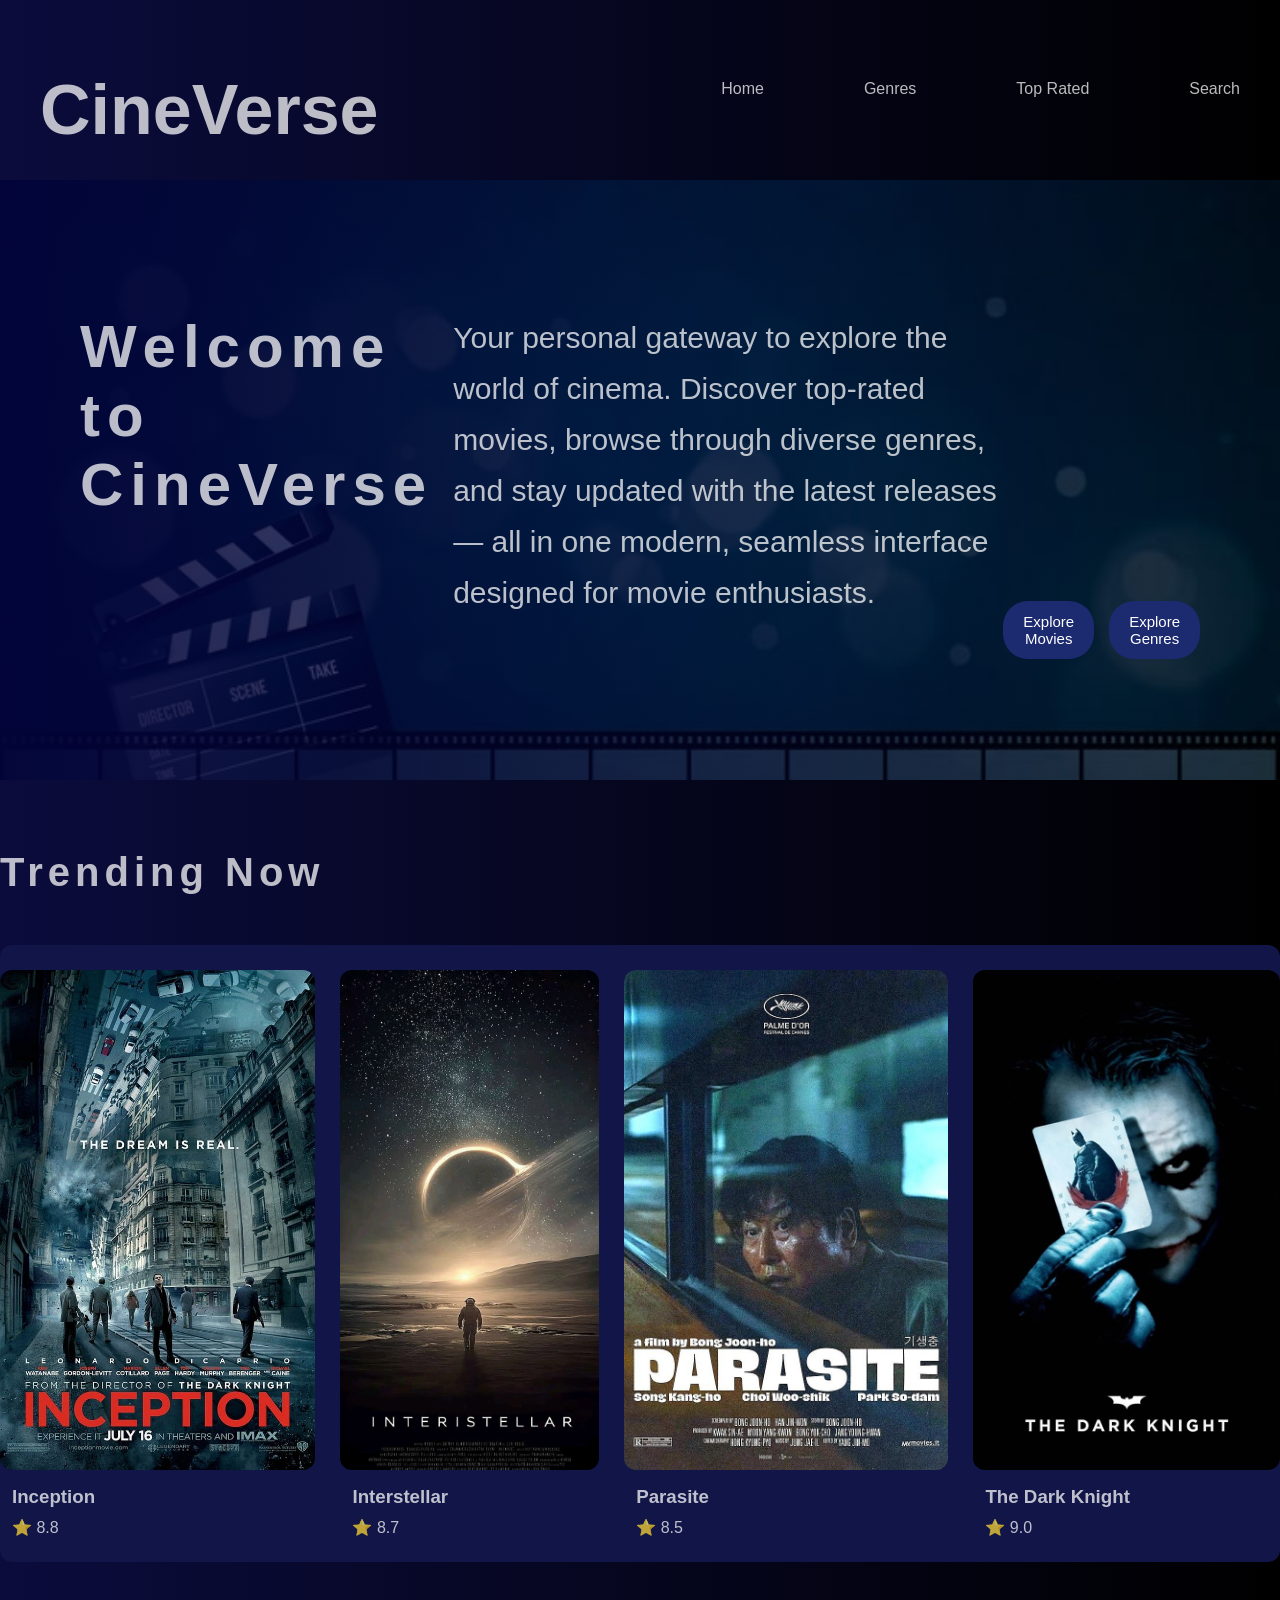
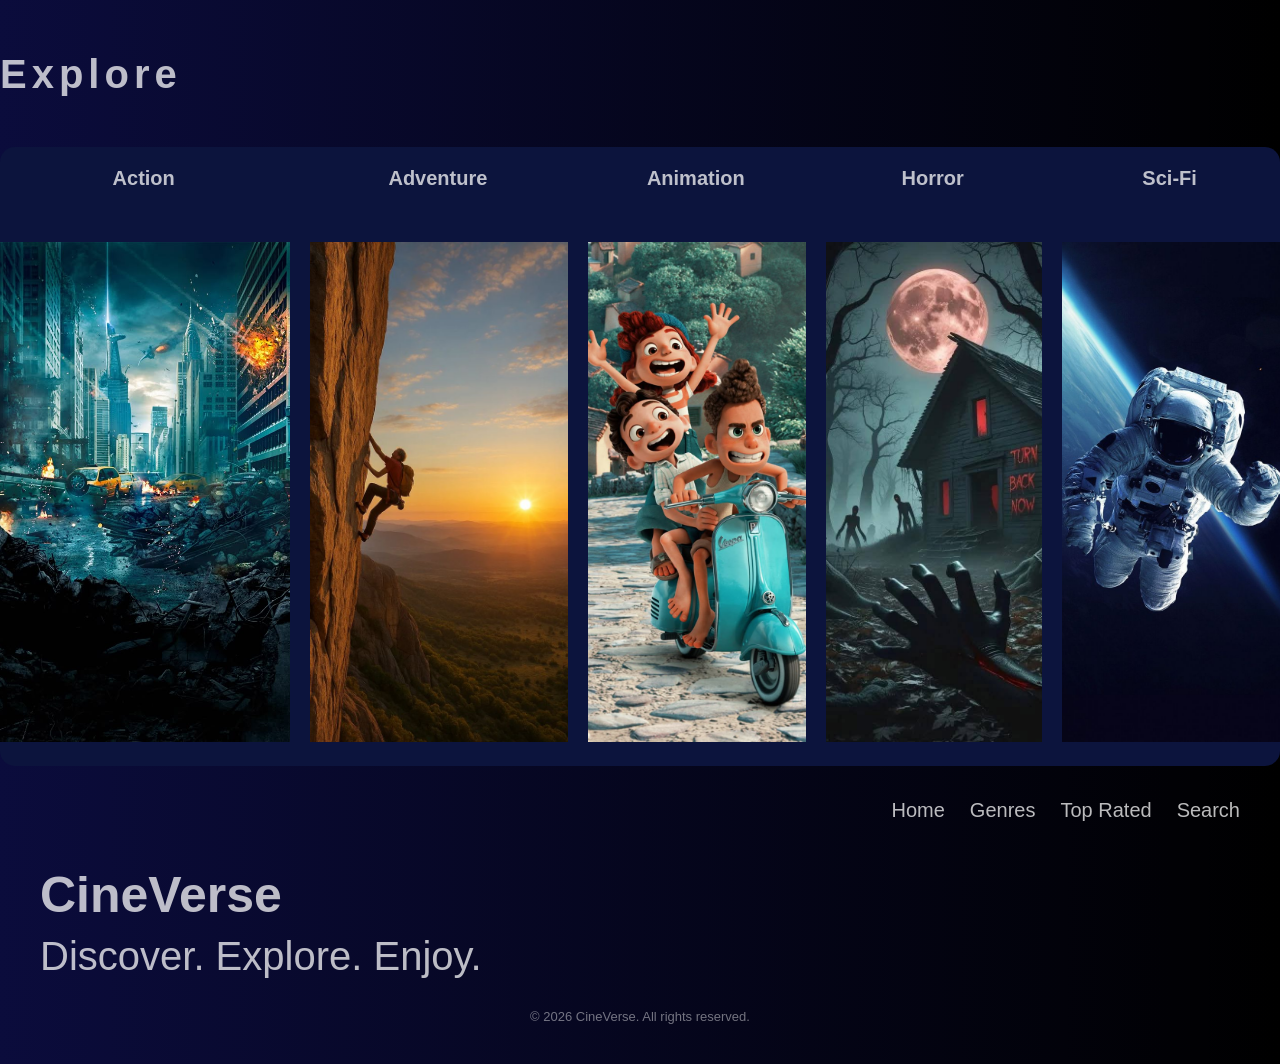
<file: index.html>
<!DOCTYPE html>
<html lang="en">
<head>
    <meta charset="UTF-8">
    <title>My website</title>
    <link rel="stylesheet" href="style.css">

</head>
<body>
    <div class="navbar">
      <h1>CineVerse</h1>
         <div class="navlinks">
         <a href="home.html"> Home</a>
         <a href="#"> Genres</a>
         <a href="#"> Top Rated</a>
         <a href="#"> Search</a>
         </div>
    </div>

   <div class="herosection">
    <h2>Welcome to CineVerse</h2>
    <p>Your personal gateway to explore the world of cinema. Discover top-rated movies, browse through diverse genres, and stay updated with the latest releases — all in one modern, seamless interface designed for movie enthusiasts.</p>

     <div class="button">
      <button > Explore Movies</button>
      <button > Explore Genres</button>
    </div>
   </div>
<div class="trend">

    <h2>Trending Now</h2>

    <div class="movie-cards">

        <div class="movie-card">
            <img src="imges/inception.jpg" alt="Inception">
            <h3>Inception</h3>
            <p>⭐ 8.8</p>
        </div>

        <div class="movie-card">
            <img src="imges/interstellar.jpg" alt="Interstellar">
            <h3>Interstellar</h3>
            <p>⭐ 8.7</p>
        </div>

        <div class="movie-card">
            <img src="imges/parasite.jpg" alt="Parasite">
            <h3>Parasite</h3>
            <p>⭐ 8.5</p>
        </div>

        <div class="movie-card">
            <img src="imges/The Dark Knight.jpg" alt="The Dark Knight">
            <h3>The Dark Knight</h3>
            <p>⭐ 9.0</p>
        </div>

    </div>
</div>
   <div class="explore" id="genres">
     <h2>Explore</h2>
    <div class="links">
        <a href="action.html">
        <h3>Action</h3>
        <img src="imges/action.jpg" alt="Action">  
    </a>

    <a href="adventure.html">
        <h3>Adventure</h3>
        <img src="imges/adventure.jpg" alt="Adventure">
    </a>

    <a href="animation.html">
        <h3>Animation</h3>
        <img src="imges/animation section.jpg" alt="Animation">
    </a>

    <a href="horror.html">
        <h3>Horror</h3>
        <img src="imges/horror section.jpg" alt="Horror">
    </a>

    <a href="sci-fi.html">
          <h3>Sci-Fi</h3>
        <img src="imges/sci-fi.jpg" alt="Sci-Fi">
    </a>
    </div>

</div>
    
  <footer class="footer">
    <h2>CineVerse</h2>
    <p>Discover. Explore. Enjoy.</p>

    <div class="footer-links">
        <a href="index.html">Home</a>
        <a href="#">Genres</a>
        <a href="#">Top Rated</a>
        <a href="#">Search</a>
    </div>

    <p class="copyright">© 2026 CineVerse. All rights reserved.</p>
</footer>
    
</body>
</html>
</file>
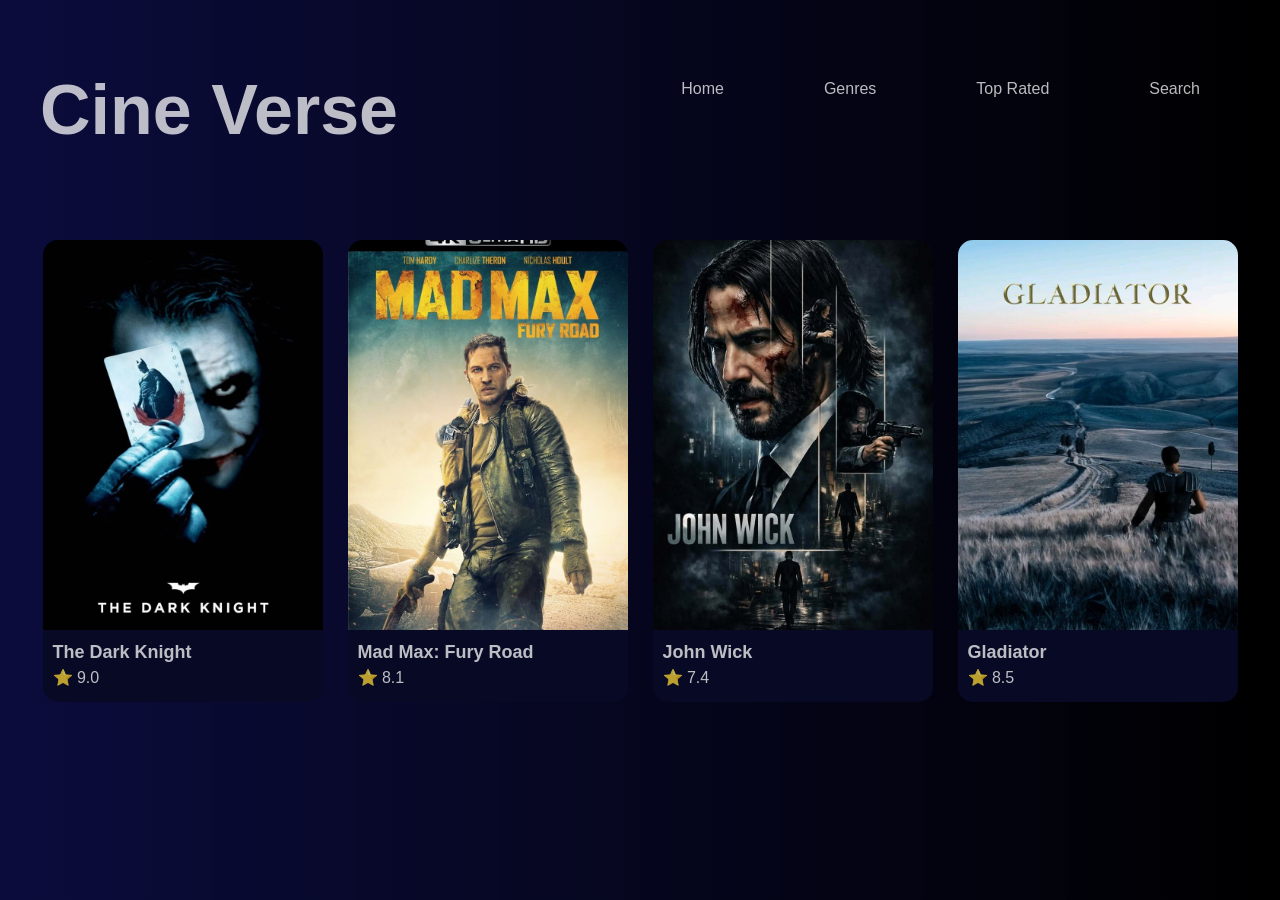
<file: action.html>
<!DOCTYPE html>
<html lang="en">
<head>
    <meta charset="UTF-8">
    <link rel="stylesheet" href="style.css">
    <title>Action</title>
</head>
<body>
      <div class="navbar">
         <h1>Cine Verse</h1>
         <div class="lnkk">
            <a href="home.html#genres"> Home</a>
           <a href="#"> Genres</a>
           <a href="#"> Top Rated</a>
           <a href="#"> Search</a>
         </div>
    </div>
   <div class="movie">

    <div class="card">
        <img src="imges/The Dark Knight.jpg" alt="The Dark Knight">
        <h3>The Dark Knight</h3>
        <p>⭐ 9.0</p>
    </div>

    <div class="card">
        <img src="imges/mad max.jpg" alt="Mad Max: Fury Road">
        <h3>Mad Max: Fury Road</h3>
        <p>⭐ 8.1</p>
    </div>

    <div class="card">
        <img src="imges/john.jpg" alt="John Wick">
        <h3>John Wick</h3>
        <p>⭐ 7.4</p>
    </div>

    <div class="card">
        <img src="imges/gladiator.jpg" alt="Gladiator">
        <h3>Gladiator</h3>
        <p>⭐ 8.5</p>
    </div>

</div>
</body>
</html>
</file>
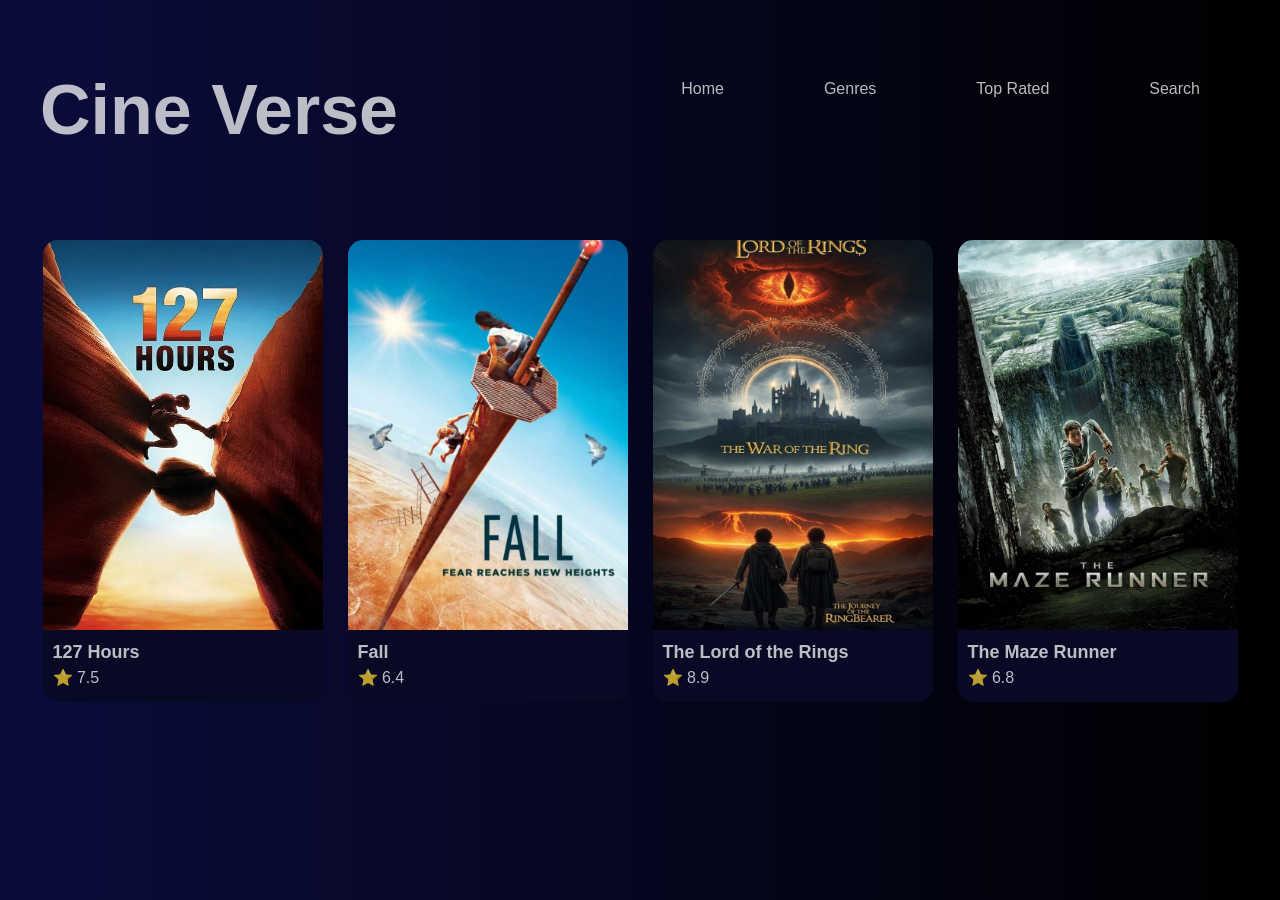
<file: adventure.html>
<!DOCTYPE html>
<html lang="en">
<head>
    <meta charset="UTF-8">
    <link rel="stylesheet" href="style.css">
    <title>Advanture</title>
</head>
<body>
       <div class="navbar">
         <h1>Cine Verse</h1>
         <div class="lnkk">
            <a href="home.html#genres"> Home</a>
           <a href="#"> Genres</a>
           <a href="#"> Top Rated</a>
           <a href="#"> Search</a>
         </div>
    </div>
    <div class="movie">

    <div class="card">
        <img src="imges/127 hour.jpg" alt="127 Hours">
        <h3>127 Hours</h3>
        <p>⭐ 7.5</p>
    </div>

    <div class="card">
        <img src="imges/Fall.jpg" alt="Fall">
        <h3>Fall</h3>
        <p>⭐ 6.4</p>
    </div>

    <div class="card">
        <img src="imges/The Lord of the Rings.jpg" alt="The Lord of the Rings">
        <h3>The Lord of the Rings</h3>
        <p>⭐ 8.9</p>
    </div>

    <div class="card">
        <img src="imges/the maze ruunner.jpg" alt="The Maze Runner">
        <h3>The Maze Runner</h3>
        <p>⭐ 6.8</p>
    </div>

</div>
</body>
</html>
</file>
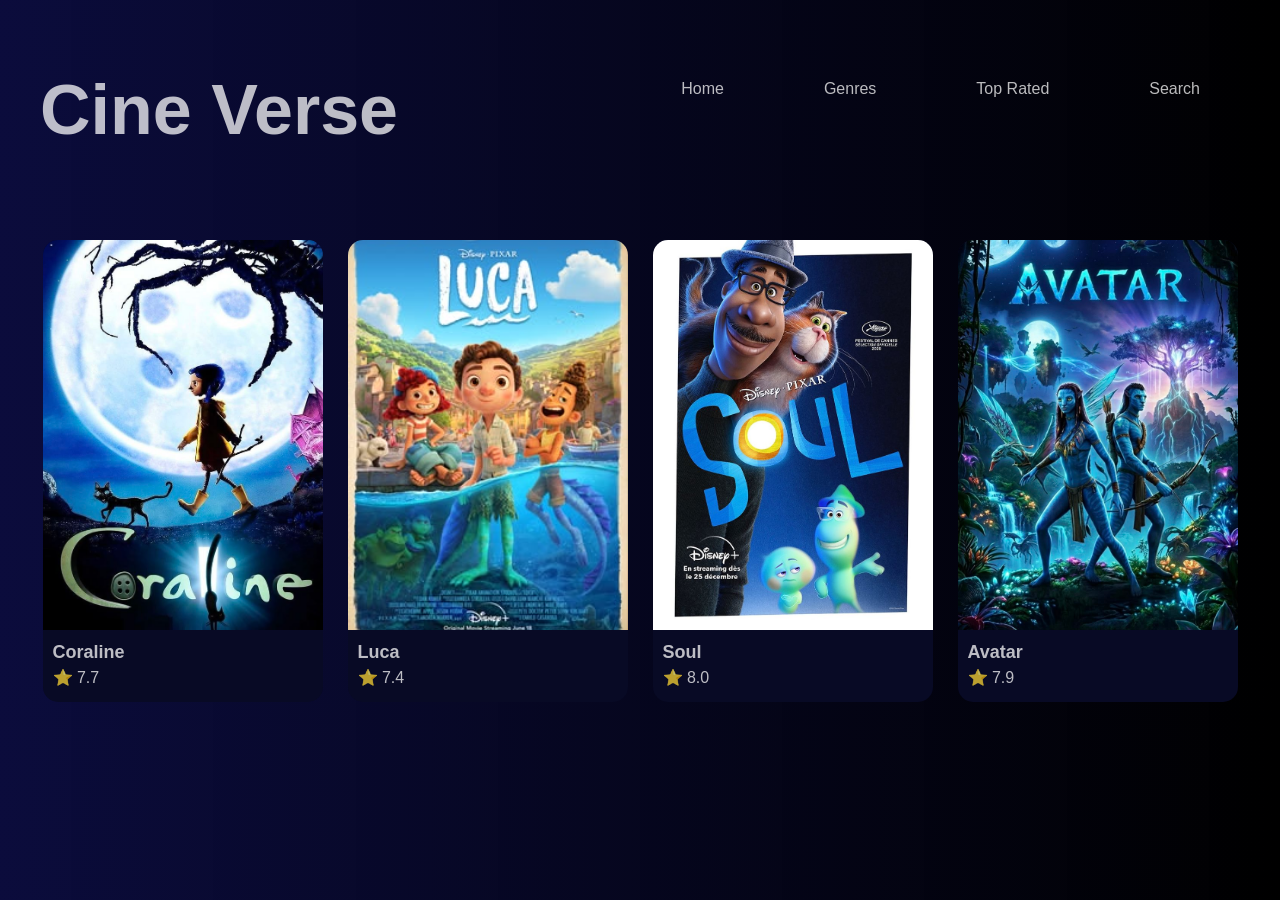
<file: animation.html>
<!DOCTYPE html>
<html lang="en">
<head>
    <meta charset="UTF-8">
    <link rel="stylesheet" href="style.css">
    <title>Animation</title>
</head>
<body>
     <div class="navbar">
         <h1>Cine Verse</h1>
         <div class="lnkk">
           <a href="home.html#genres"> Home</a>
           <a href="#"> Genres</a>
           <a href="#"> Top Rated</a>
           <a href="#"> Search</a>
         </div>
    </div>
  <div class="movie">

    <div class="card">
        <img src="imges/coraline.jpg" alt="Coraline">
        <h3>Coraline</h3>
        <p>⭐ 7.7</p>
    </div>

    <div class="card">
        <img src="imges/luca.jpg" alt="Luca">
        <h3>Luca</h3>
        <p>⭐ 7.4</p>
    </div>

    <div class="card">
        <img src="imges/Soul (2020).jpg" alt="Soul">
        <h3>Soul</h3>
        <p>⭐ 8.0</p>
    </div>

    <div class="card">
        <img src="imges/avatar.jpg" alt="Avatar">
        <h3>Avatar</h3>
        <p>⭐ 7.9</p>
    </div>

</div>

</body>
</html>
</file>
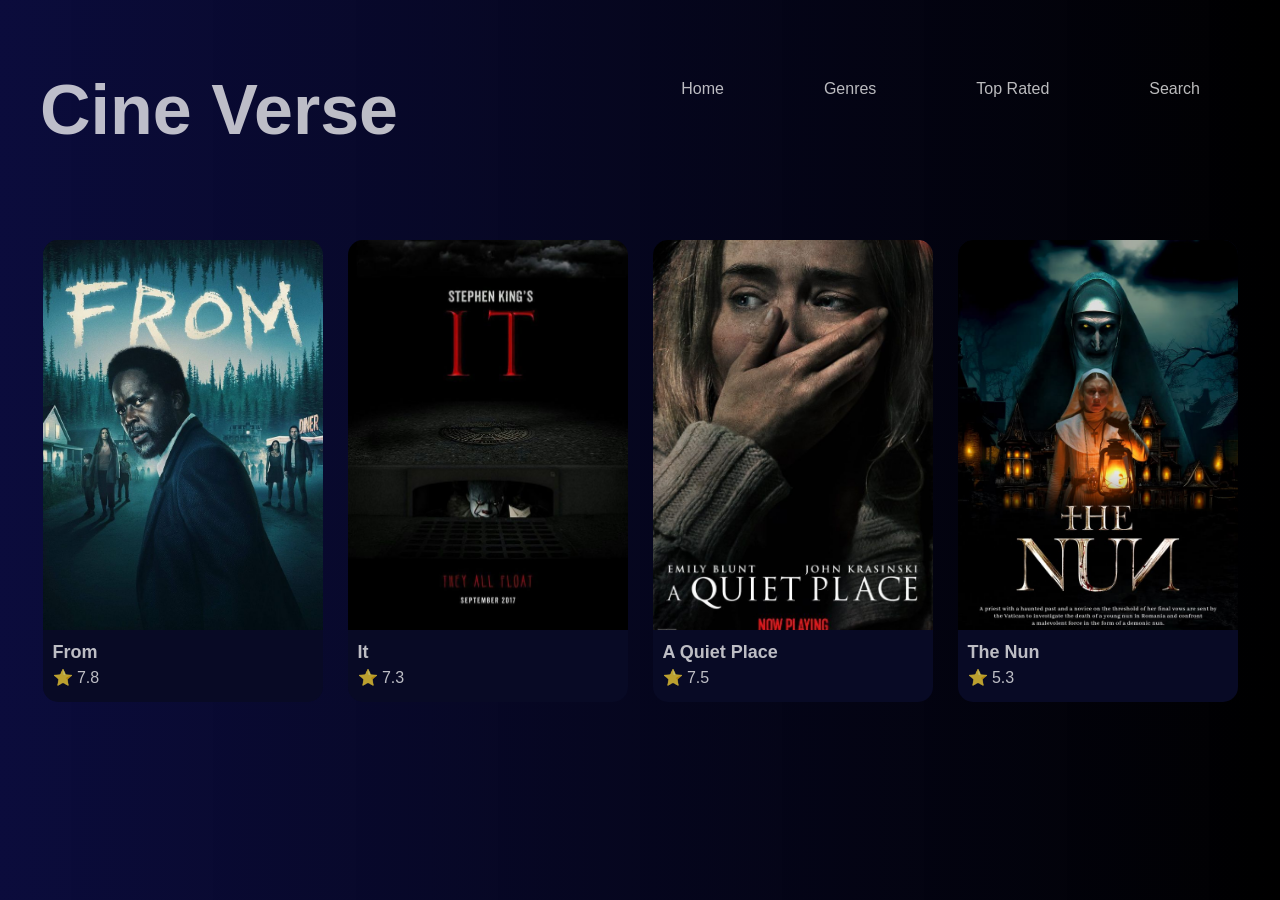
<file: horror.html>
<!DOCTYPE html>
<html lang="en">
<head>
    <meta charset="UTF-8">
    <link rel="stylesheet" href="style.css">
    <title>Horror</title>
</head>
<body>
    <div class="navbar">
         <h1>Cine Verse</h1>
         <div class="lnkk">
           <a href="home.html#genres"> Home</a>
           <a href="#"> Genres</a>
           <a href="#"> Top Rated</a>
           <a href="#"> Search</a>
         </div>
    </div>
    <div class="movie">

    <div class="card">
        <img src="imges/from.jpg" alt="From">
        <h3>From</h3>
        <p>⭐ 7.8</p>
    </div>

    <div class="card">
        <img src="imges/It (2017).jpg" alt="It">
        <h3>It</h3>
        <p>⭐ 7.3</p>
    </div>

    <div class="card">
        <img src="imges/quiet place.jpg" alt="A Quiet Place">
        <h3>A Quiet Place</h3>
        <p>⭐ 7.5</p>
    </div>

    <div class="card">
        <img src="imges/The NUN.jpg" alt="The Nun">
        <h3>The Nun</h3>
        <p>⭐ 5.3</p>
    </div>

</div>
</body>
</html>
</file>
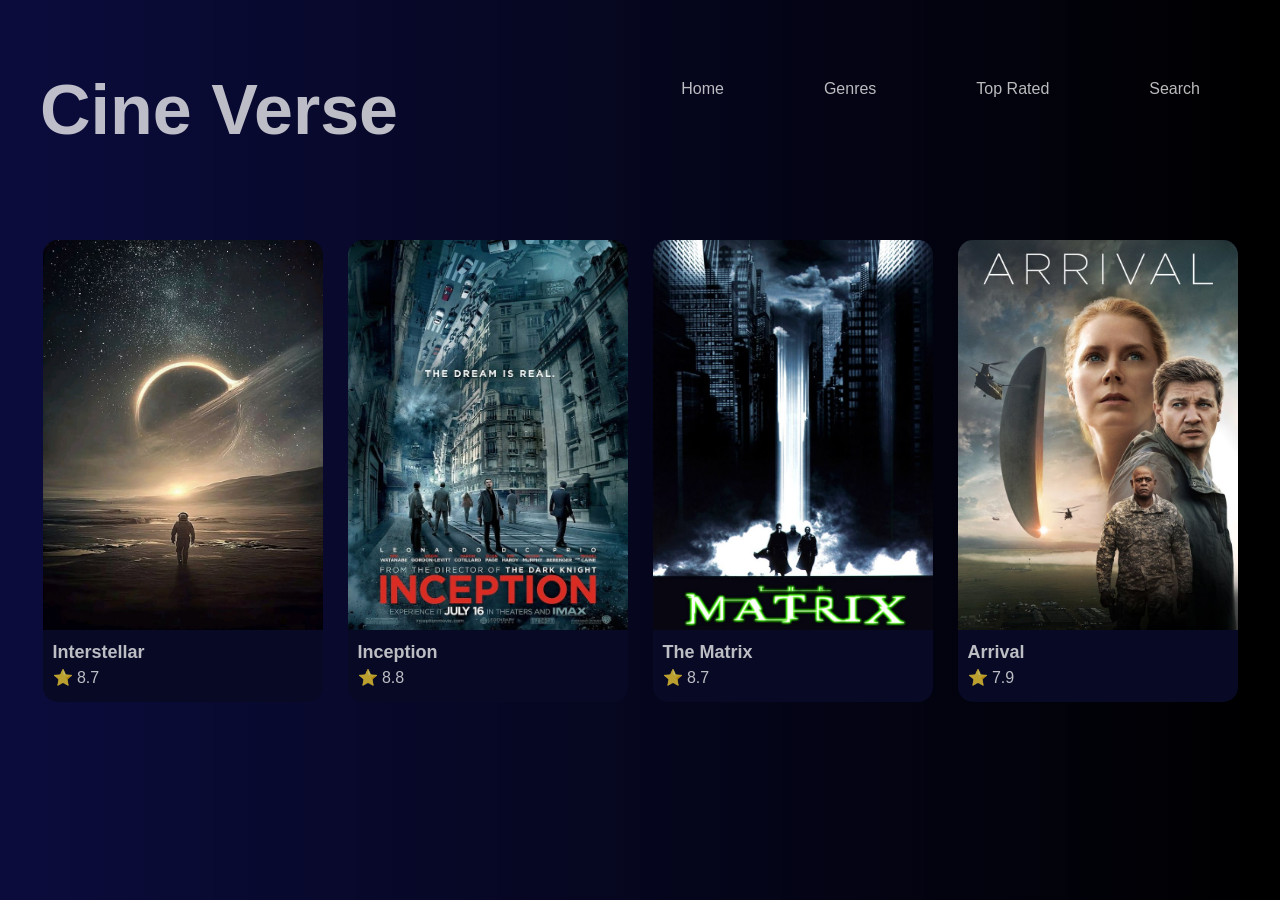
<file: Sci-fi.html>
<!DOCTYPE html>
<html lang="en">
<head>
    <meta charset="UTF-8">
  <link rel="stylesheet" href="style.css">
    <title>Sci-fi</title>
</head>
<body>
   <div class="navbar">
         <h1>Cine Verse</h1>
         <div class="lnkk">
          <a href="home.html#genres"> Home</a>
           <a href="#"> Genres</a>
           <a href="#"> Top Rated</a>
           <a href="#"> Search</a>
         </div>
    </div>

    <div class="movie">

    <div class="card">
        <img src="imges/interstellar.jpg" alt="Interstellar">
        <h3>Interstellar</h3>
        <p>⭐ 8.7</p>
    </div>

    <div class="card">
        <img src="imges/inception.jpg" alt="Inception">
        <h3>Inception</h3>
        <p>⭐ 8.8</p>
    </div>

    <div class="card">
        <img src="imges/the matrix.jpg" alt="The Matrix">
        <h3>The Matrix</h3>
        <p>⭐ 8.7</p>
    </div>

    <div class="card">
        <img src="imges/arrival.jpg" alt="Arrival">
        <h3>Arrival</h3>
        <p>⭐ 7.9</p>
    </div>

</div>
</body>
</html>
</file>
<file: style.css>
* {
    font-family: Verdana, Geneva, Tahoma, sans-serif;
    padding: 0;
    margin: 0;
    color: rgba(255, 255, 255, 0.733);
}

body {
    background-image: linear-gradient(to right, #020335f6, #000);
}

/* Navbar */
.navbar {
    display: flex;
    align-items: center;
    justify-content: space-between;
    padding: 30px 40px;
}
.navbar h1{
    margin-top: 40px;
    font-size: 70px;

}
.navlinks {
    display: flex;
    gap: 100px;
}

.navlinks a {
    text-decoration: none;
    border-bottom:2px solid transparent ;
    transition: 0.4s;
    position: relative;
}

.navlinks a:hover {
    text-decoration: none;
    border-bottom:2px solid white ;
    color: #4d7cff;
    transform: scale(1.1);
    text-shadow: 0 0 10px #4dff;
}

/* Hero */
.herosection {
    background-image:
        linear-gradient(to right, #02033af0, #00000050),
        url("imges/img.jpg");

    background-size: cover;
    background-position: center;

    min-height: 600px;

    display: flex;
    align-items: center;

    padding: 0 80px;
}


.herosection h2 {
    font-size: 60px;
    margin-top: 40px;
    margin-bottom: 170px;
    letter-spacing: 7px;
  
}

.herosection p {
     font-size: 30px;
    line-height: 1.7;
    margin-bottom: 30px;
    margin-left: 20px;
}
.button {
    display: flex;
    justify-content: flex-end;
    gap: 15px;
    width: 500px;
    margin-top: 300px;
    
}
.button button {
    padding: 12px 20px ;
    border: none;
    border-radius: 25px;
    background-color: #1c2a70;
    color: white;
    font-size: 15px;
    cursor: pointer;
}
.button button:hover{
    background-color: #3f5fd7;
    transform: translateY(-4px);
    transition: 0.3s;
    box-shadow: 0 8px 20px #1c2a70;
}
.herosection h2,
.herosection p,
.navbar h1,
.trend h2,
.button,
.navlinks a ,
.lnkk {
    animation: slideDown 2.5s ease;
}
@keyframes slideDown {
    from {
        opacity: 0;
        transform: translateY(-30px);
    }

    to {
        opacity: 1;
        transform: translateY(0);
    }
}

.trend h2{
    font-size: 40px;
    margin-top: 70px;
    margin-bottom: 20px;
    letter-spacing: 5px;
    position: relative;
    transition: 0.3s;
    width: fit-content;
}
.movie-cards{
    padding-top: 25px;
    padding-bottom: 20px;
    display: flex;
    justify-content: center;
    gap: 25px;
    margin-top: 50px;
}
.movie-cards{
    
    background: #111547;
    border-radius: 12px;
    transition: 0.5s;
    overflow: hidden;
}
.movie-cards img{
    width: 100%;
    height: 500px;
    object-fit: cover;
    border-radius: 12px;
}
.movie-cards h3{
    padding: 12px 12px 10px;
}
.movie-cards p{
    padding: 0px 12px 5px;
}
.movie-card:hover {
    transform: translateY(-10px);
    box-shadow: 0 10px 25px #1c2a70;
    scale: (1.03);
    transition: 0.5s ease;
    cursor: pointer;
}
.explore h2{
    font-size: 40px;
    margin-top: 20px;
    margin-bottom: 50px;
    letter-spacing: 5px;
    position: relative;
    transition: 0.3s;
    width: fit-content; 
}
.explore{
    text-align: center;
    width: 100%;
    padding:60px 0;
    margin-top: 10px;
}
.links {
display: flex;
justify-content: center;
align-items: center;
gap: 20px;
background-color: #0c143d;
border-radius: 15px;
}
.linkes a {
    position: relative;
    display: block;
    width: 180px;
    height: 260px;
    border-radius: 15px;
    overflow: hidden;
    text-decoration: none;
}
.links img {
    width: 100%;
    height: 500px;
    object-fit: cover;
    border-radius: 15px;
    padding-top:40px;
    padding-bottom: 20px;
}
.explore h3{
    font-size: 20px;
    padding:20px 15px 10px 12px ;
    border-bottom:2px solid transparent ;
    text-decoration: none;
}
.links img:hover {
    transform: translateY(-10px);
    box-shadow: 0 12px 25px #1c2a70;
    scale: (1.3);
    transition: 0.5s ease;
    cursor: pointer;
}
.links h3:hover{
  transform: scale(1.1);
    text-shadow: 0 0 7px #4dff;
    transition: .3s ease;
}
.links a {
    text-decoration: none !important;
}
.footer {
    margin-top: 40px;
    padding: 40px;
    position: relative;
}

.footer h2 {
     margin-top: -40px;
    font-size: 50px;
    margin-bottom: 10px;
}

.footer p {
    font-size: 40px;
    margin-bottom: 20px;
    text-shadow: #6f8cff;
}

.footer-links {
    font-size: 20px;
    position: absolute;
    right: 40px;
   margin-top: -200px;
    display: flex;
    gap: 25px;
}

.footer-links a {
    text-decoration: none;
    transition: 0.3s;
}

.footer-links a:hover {
    color: #6f8cff;
    transform: scale(1.1);
}

.footer .copyright {
    text-align: center;
    font-size: 13px;
    margin-top: 30px;
    margin-bottom: 0;
    opacity: 0.6;
}
.footer p:hover {
    color: #6f8cff;
}



/* animation css*/

.lnkk{
    display: flex;
    gap: 100px;
    padding: 30px 40px;
}

.lnkk a {
    text-decoration: none;
    border-bottom:2px solid transparent ;
    transition: 0.4s;
    position: relative;
}
.lnkk a:hover {
    text-decoration: none;
    border-bottom:2px solid white ;
    color: #4d7cff;
    transform: scale(1.1);
    text-shadow: 0 0 10px #4dff;
}
.movie {
    display: flex;
    justify-content: center;
    gap: 25px;
    margin-top: 60px;
}

.card {
    width: 280px;
    background-color: #080a25;
    border-radius: 15px;
    overflow: hidden;
    transition: 0.4s;
}

.card img {
    width: 280px;
    height: 390px;
    object-fit: cover;
    display: block;
}

.card h3 {
    font-size: 18px;
    margin: 12px 10px 5px;
}

.card p {
    margin: 0 10px 15px;
}

.card:hover {
    transform: translateY(-10px) scale(1.03);
    box-shadow: 0 15px 30px #1c2a70;
}
</file>
